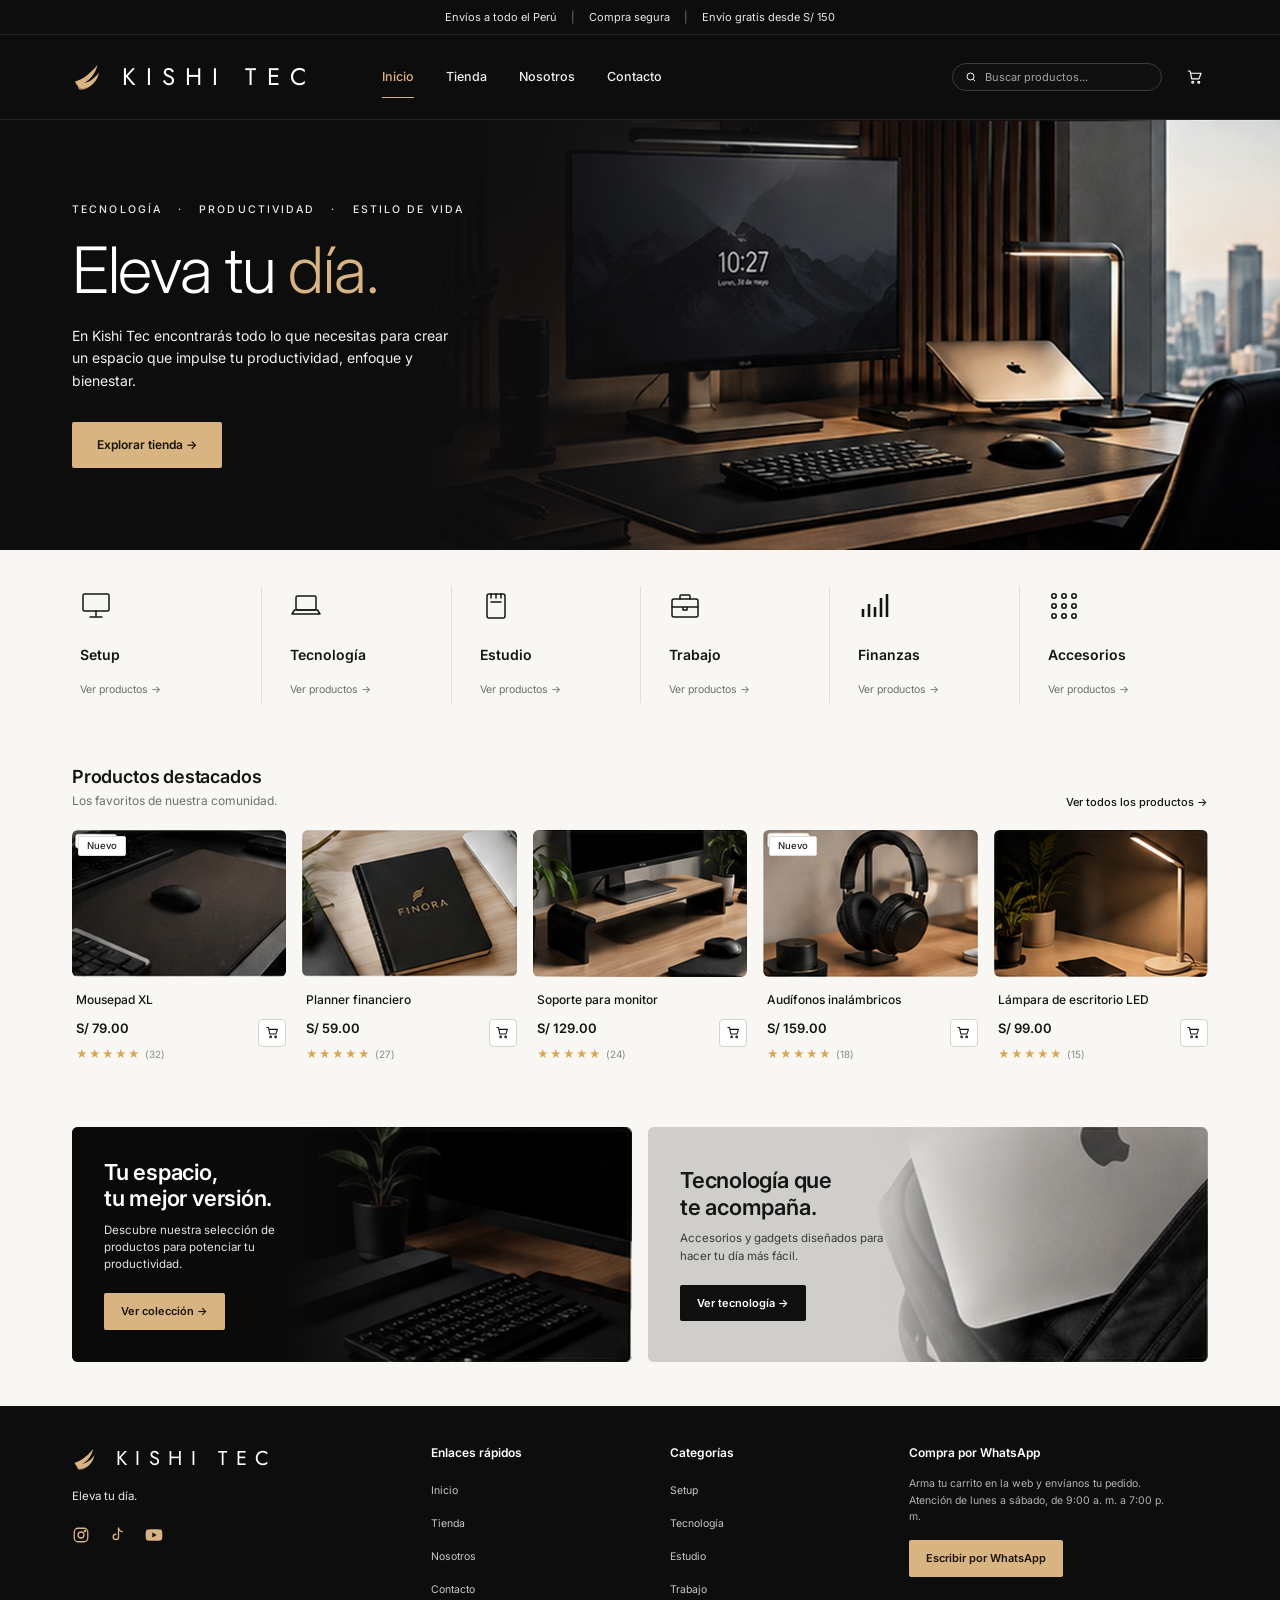
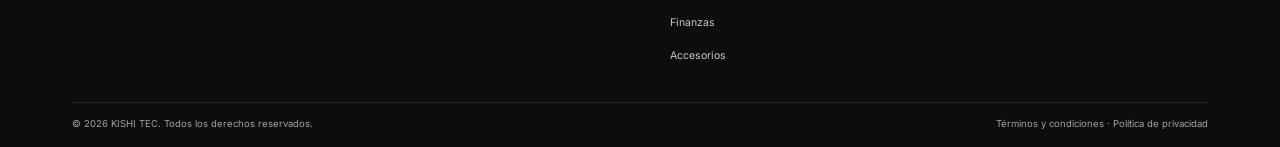
<file: index.html>
<!DOCTYPE html>
<html lang="es">
<head>
<meta charset="UTF-8">
<meta name="viewport" content="width=device-width, initial-scale=1">
<title>KISHI TEC · Eleva tu día</title>
<meta name="description" content="Productos de tecnología, productividad y estilo de vida para crear tu mejor espacio.">
<link rel="preconnect" href="https://fonts.googleapis.com">
<link rel="preconnect" href="https://fonts.gstatic.com" crossorigin>
<link href="https://fonts.googleapis.com/css2?family=Inter:wght@300;400;500;600;700&family=Jost:wght@300;400;500&display=swap" rel="stylesheet">
<link rel="stylesheet" href="css/style.css">
</head>
<body>
<div id="site-header"></div>
<main>

<section class="hero">
  <div class="wrap">
    <div class="eyebrow"><span>Tecnología</span><span>·</span><span>Productividad</span><span>·</span><span>Estilo de vida</span></div>
    <h1>Eleva tu <em>día.</em></h1>
    <p>En Kishi Tec encontrarás todo lo que necesitas para crear un espacio que impulse tu productividad, enfoque y bienestar.</p>
    <a href="tienda.html" class="btn btn-gold">Explorar tienda →</a>
  </div>
</section>

<section class="cats" aria-label="Categorías"><div class="wrap"><ul>
  <li><a href="tienda.html?cat=Setup"><svg viewBox="0 0 32 32"><rect x="3" y="4" width="26" height="17" rx="1.5"/><path d="M16 21v5M10 27h12"/></svg><h3>Setup</h3><span>Ver productos →</span></a></li>
  <li><a href="tienda.html?cat=Tecnología"><svg viewBox="0 0 32 32"><rect x="6" y="6" width="20" height="14" rx="1.5"/><path d="M2 24h28l-2.5-4h-23z"/></svg><h3>Tecnología</h3><span>Ver productos →</span></a></li>
  <li><a href="tienda.html?cat=Estudio"><svg viewBox="0 0 32 32"><rect x="7" y="4" width="18" height="24" rx="2"/><path d="M11 4v4M16 4v4M21 4v4M11 12h10"/></svg><h3>Estudio</h3><span>Ver productos →</span></a></li>
  <li><a href="tienda.html?cat=Trabajo"><svg viewBox="0 0 32 32"><rect x="3" y="9" width="26" height="18" rx="2"/><path d="M11 9V6a1 1 0 011-1h8a1 1 0 011 1v3M3 17h26M14 17v3h4v-3"/></svg><h3>Trabajo</h3><span>Ver productos →</span></a></li>
  <li><a href="tienda.html?cat=Finanzas"><svg viewBox="0 0 32 32" style="stroke-width:2.6"><path d="M5 27V19M11 27V14M17 27V17M23 27V8M29 27V4" stroke-linecap="butt"/></svg><h3>Finanzas</h3><span>Ver productos →</span></a></li>
  <li><a href="tienda.html?cat=Accesorios"><svg viewBox="0 0 32 32"><g stroke-width="1.6"><circle cx="6" cy="6" r="2.2"/><circle cx="16" cy="6" r="2.2"/><circle cx="26" cy="6" r="2.2"/><circle cx="6" cy="16" r="2.2"/><circle cx="16" cy="16" r="2.2"/><circle cx="26" cy="16" r="2.2"/><circle cx="6" cy="26" r="2.2"/><circle cx="16" cy="26" r="2.2"/><circle cx="26" cy="26" r="2.2"/></g></svg><h3>Accesorios</h3><span>Ver productos →</span></a></li>
</ul></div></section>

<section class="section" style="padding-top:26px">
  <div class="wrap">
    <div class="sec-head"><div><h2>Productos destacados</h2><p>Los favoritos de nuestra comunidad.</p></div><a href="tienda.html">Ver todos los productos →</a></div>
    <div class="grid" id="featured"></div>
  </div>
</section>

<section class="banners"><div class="wrap">
  <div class="banner b1"><h3>Tu espacio,<br>tu mejor versión.</h3><p>Descubre nuestra selección de productos para potenciar tu productividad.</p><div><a href="tienda.html?cat=Setup" class="btn btn-gold sm">Ver colección →</a></div></div>
  <div class="banner b2"><h3>Tecnología que<br>te acompaña.</h3><p>Accesorios y gadgets diseñados para hacer tu día más fácil.</p><div><a href="tienda.html?cat=Tecnología" class="btn btn-dark sm">Ver tecnología →</a></div></div>
</div></section>

</main>
<div id="site-footer"></div>
<script src="js/data.js"></script>
<script src="js/app.js"></script>
<script>
document.getElementById('featured').innerHTML = Store.list({ featured: true }).slice(0, 5).map(productCard).join('');
</script>
</body>
</html>
</file>
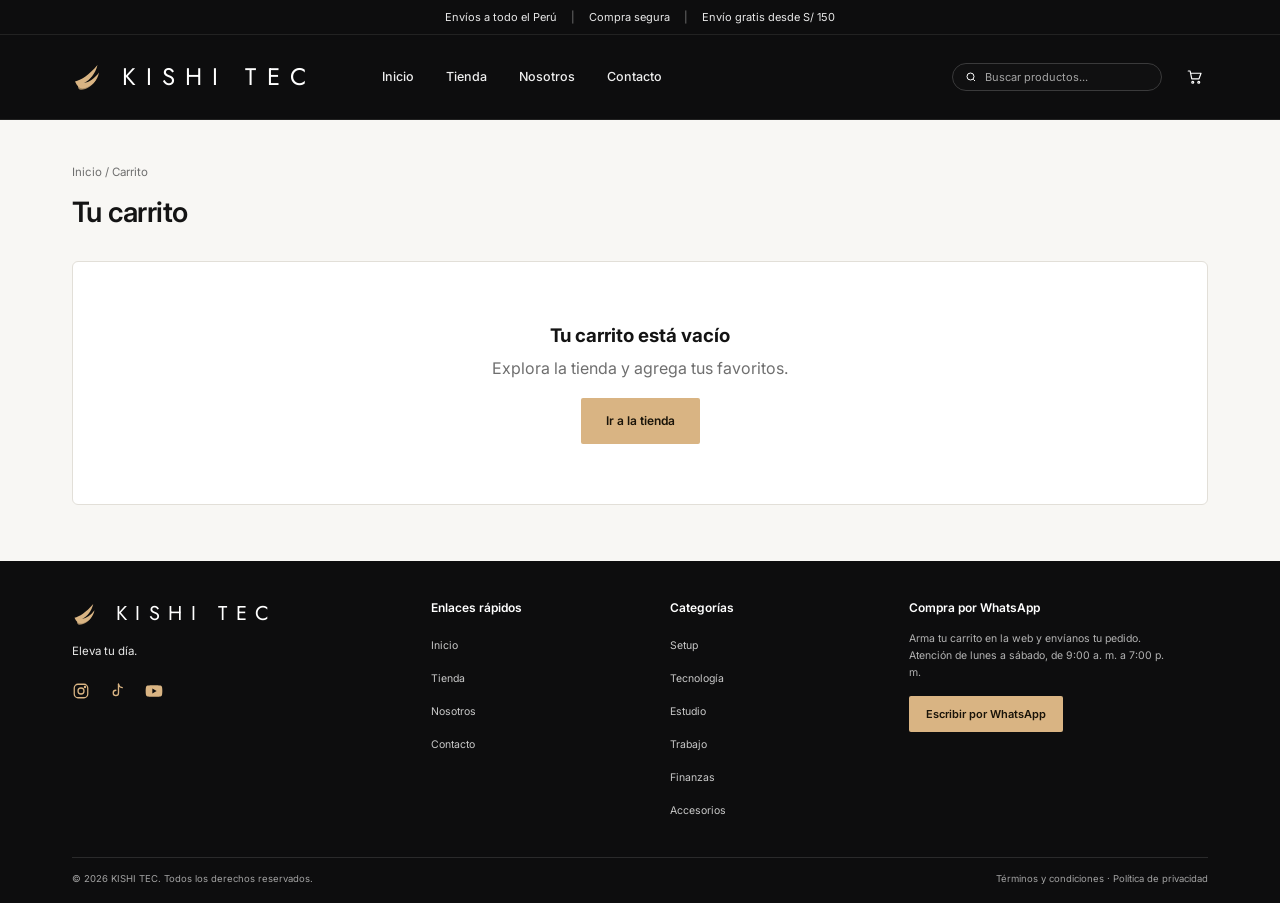
<file: carrito.html>
<!DOCTYPE html>
<html lang="es">
<head>
<meta charset="UTF-8">
<meta name="viewport" content="width=device-width, initial-scale=1">
<title>Carrito · KISHI TEC</title>
<meta name="description" content="Revisa tu carrito.">
<link rel="preconnect" href="https://fonts.googleapis.com">
<link rel="preconnect" href="https://fonts.gstatic.com" crossorigin>
<link href="https://fonts.googleapis.com/css2?family=Inter:wght@300;400;500;600;700&family=Jost:wght@300;400;500&display=swap" rel="stylesheet">
<link rel="stylesheet" href="css/style.css">
</head>
<body>
<div id="site-header"></div>
<main>

<div class="wrap"><div class="page-head"><div class="crumbs"><a href="index.html">Inicio</a> / Carrito</div><h1>Tu carrito</h1></div>
<section class="section" style="padding-top:10px"><div id="cartBox"></div></section></div>

</main>
<div id="site-footer"></div>
<script src="js/data.js"></script>
<script src="js/app.js"></script>
<script>
let metodo = 'yape';
function draw() {
  const box = document.getElementById('cartBox');
  const rows = Cart.get().map(it => ({ p: Store.get(it.id), qty: it.qty })).filter(r => r.p);
  // quitar productos que ya no existen y ajustar al stock
  Cart.save(rows.map(r => ({ id: r.p.id, qty: Math.min(r.qty, r.p.stock) })).filter(r => r.qty > 0));
  const valid = Cart.get().map(it => ({ p: Store.get(it.id), qty: it.qty }));
  if (!valid.length) { box.innerHTML = '<div class="panel empty"><h3>Tu carrito está vacío</h3><p style="margin-bottom:18px">Explora la tienda y agrega tus favoritos.</p><a class="btn btn-gold" href="tienda.html">Ir a la tienda</a></div>'; return; }
  const subtotal = valid.reduce((a, r) => a + r.p.price * r.qty, 0);
  const ship = shippingFor(subtotal);
  box.innerHTML = `<div class="two">
    <div>
      <div class="panel" style="margin-bottom:20px">${valid.map(({ p, qty }) => `
        <div class="line">
          <a href="producto.html?id=${p.id}"><img src="${esc(p.image)}" alt="${esc(p.name)}"></a>
          <div><h4>${esc(p.name)}</h4><div class="sub">${money(p.price)} c/u</div>
            <div style="margin-top:8px;display:flex;align-items:center"><div class="qty"><button data-m="${p.id}" aria-label="Menos">−</button><span>${qty}</span><button data-p="${p.id}" data-max="${Math.min(p.stock, 20)}" aria-label="Más">+</button></div><button class="rm" data-r="${p.id}">Quitar</button></div></div>
          <div class="tot">${money(p.price * qty)}</div></div>`).join('')}</div>
      <form class="panel" id="f" novalidate><h2>Datos de envío</h2>
        <div class="row2"><div class="field"><label for="name">Nombre completo</label><input id="name" required autocomplete="name"></div>
        <div class="field"><label for="phone">Teléfono / WhatsApp</label><input id="phone" required inputmode="tel" placeholder="900 999 999" autocomplete="tel"></div></div>
        <div class="field"><label for="address">Dirección</label><input id="address" required placeholder="Calle, número, referencia" autocomplete="street-address"></div>
        <div class="field"><label for="city">Ciudad</label><input id="city" required placeholder="Lima, Arequipa, Cusco…" autocomplete="address-level2"></div>
        <h2 style="margin-top:22px">Método de pago</h2>
        <label class="pay-opt"><input type="radio" name="m" value="yape" ${metodo === 'yape' ? 'checked' : ''}><span><b>Yape</b><small>Te enviamos el número por WhatsApp para que pagues.</small></span></label>
        <label class="pay-opt"><input type="radio" name="m" value="plin" ${metodo === 'plin' ? 'checked' : ''}><span><b>Plin</b><small>Te enviamos el número por WhatsApp para que pagues.</small></span></label>
        <div id="err" class="msg err" hidden></div>
      </form>
    </div>
    <aside class="panel"><h2>Resumen</h2>
      <div class="sum-row"><span>Subtotal</span><span>${money(subtotal)}</span></div>
      <div class="sum-row"><span>Envío</span><span>${ship ? money(ship) : 'Gratis'}</span></div>
      <div class="sum-row total"><span>Total</span><span>${money(subtotal + ship)}</span></div>
      ${ship ? `<p class="note">Te faltan ${money(CONFIG.envioGratisDesde - subtotal)} para envío gratis.</p>` : ''}
      <button class="btn btn-gold block" id="go" style="margin-top:18px">Enviar pedido por WhatsApp</button>
      <a class="btn btn-line block" style="margin-top:10px" href="tienda.html">Seguir comprando</a>
      <p class="note">Se abrirá WhatsApp con tu pedido listo. Confirmamos stock y te indicamos cómo pagar.</p></aside></div>`;
  const cur = id => Cart.get().find(i => i.id === id).qty;
  box.querySelectorAll('[data-m]').forEach(b => b.onclick = () => { Cart.set(+b.dataset.m, cur(+b.dataset.m) - 1); draw(); });
  box.querySelectorAll('[data-p]').forEach(b => b.onclick = () => { Cart.set(+b.dataset.p, Math.min(+b.dataset.max, cur(+b.dataset.p) + 1)); draw(); });
  box.querySelectorAll('[data-r]').forEach(b => b.onclick = () => { Cart.set(+b.dataset.r, 0); draw(); });
  box.querySelectorAll('input[name=m]').forEach(r => r.onchange = () => { metodo = r.value; });
  document.getElementById('go').onclick = () => {
    const v = id => document.getElementById(id).value.trim();
    const err = document.getElementById('err'); err.hidden = true;
    if (!v('name') || !v('phone') || !v('address') || !v('city')) { err.textContent = 'Completa tus datos de envío para continuar.'; err.hidden = false; err.scrollIntoView({ block: 'center' }); return; }
    const lineas = valid.map(({ p, qty }) => `• ${qty} × ${p.name} — ${money(p.price * qty)}`).join('\n');
    const msg = `Hola Kishi Tec, quiero hacer este pedido:\n\n${lineas}\n\nSubtotal: ${money(subtotal)}\nEnvío: ${ship ? money(ship) : 'Gratis'}\nTOTAL: ${money(subtotal + ship)}\n\nNombre: ${v('name')}\nTeléfono: ${v('phone')}\nDirección: ${v('address')}, ${v('city')}\nPago: ${metodo === 'yape' ? 'Yape' : 'Plin'}`;
    window.open(waLink(msg), '_blank');
  };
}
draw();
</script>
</body>
</html>
</file>
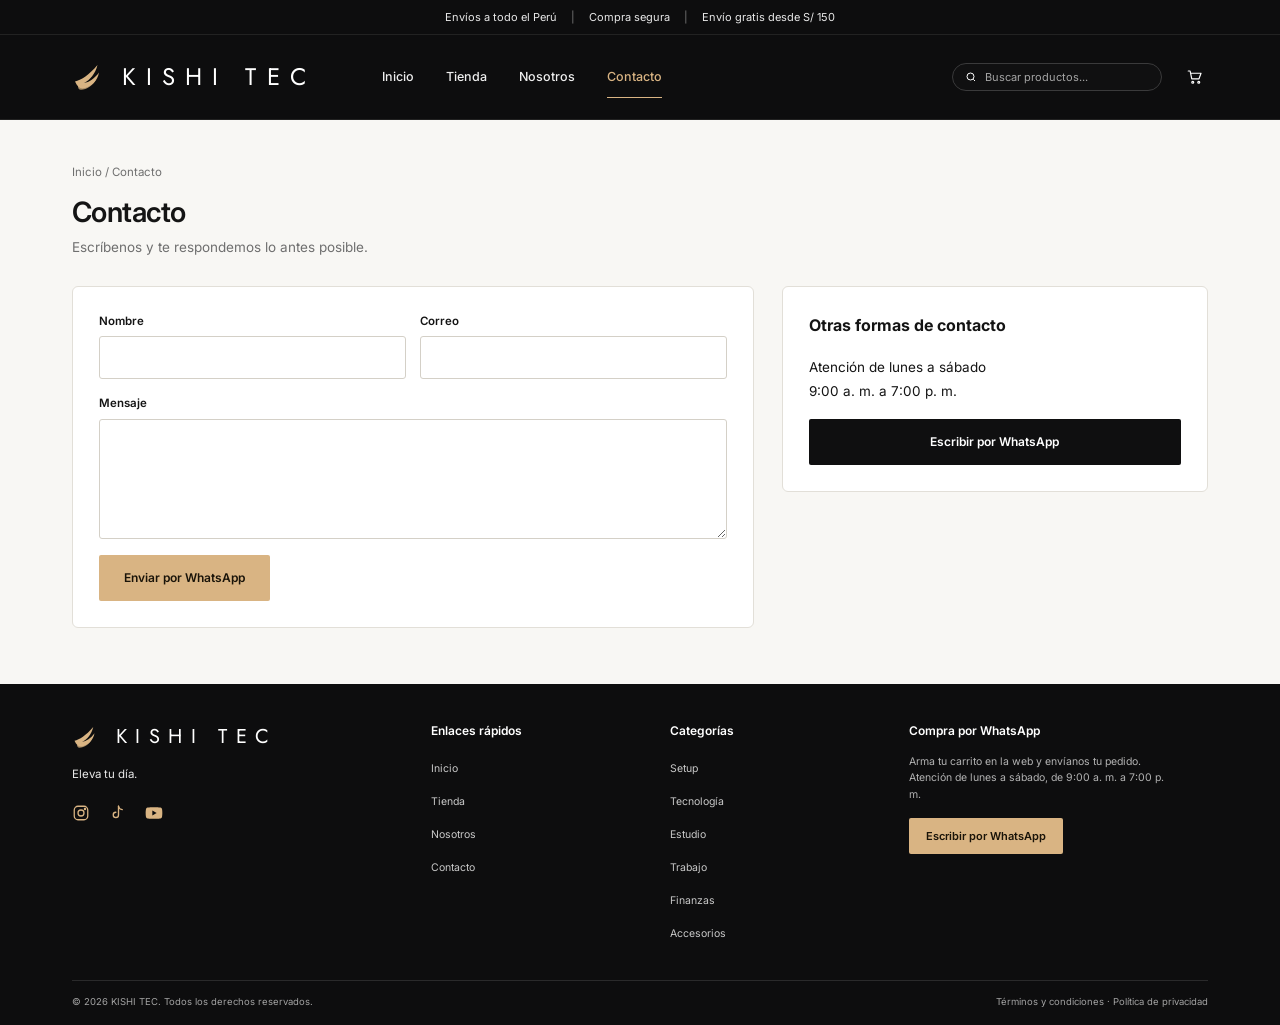
<file: contacto.html>
<!DOCTYPE html>
<html lang="es">
<head>
<meta charset="UTF-8">
<meta name="viewport" content="width=device-width, initial-scale=1">
<title>Contacto · KISHI TEC</title>
<meta name="description" content="Contáctanos.">
<link rel="preconnect" href="https://fonts.googleapis.com">
<link rel="preconnect" href="https://fonts.gstatic.com" crossorigin>
<link href="https://fonts.googleapis.com/css2?family=Inter:wght@300;400;500;600;700&family=Jost:wght@300;400;500&display=swap" rel="stylesheet">
<link rel="stylesheet" href="css/style.css">
</head>
<body>
<div id="site-header"></div>
<main>

<div class="wrap"><div class="page-head"><div class="crumbs"><a href="index.html">Inicio</a> / Contacto</div><h1>Contacto</h1><p>Escríbenos y te respondemos lo antes posible.</p></div>
<section class="section" style="padding-top:10px"><div class="two">
  <form class="panel" id="f"><div id="m" class="msg" hidden></div>
    <div class="row2"><div class="field"><label for="n">Nombre</label><input id="n" required></div><div class="field"><label for="e">Correo</label><input id="e" type="email" required></div></div>
    <div class="field"><label for="t">Mensaje</label><textarea id="t" required></textarea></div>
    <button class="btn btn-gold">Enviar por WhatsApp</button></form>
  <aside class="panel"><h2>Otras formas de contacto</h2>
    <p style="font-size:13.5px;line-height:1.8">Atención de lunes a sábado<br>9:00 a. m. a 7:00 p. m.</p>
    <a class="btn btn-dark block" id="wa" style="margin-top:16px" target="_blank" rel="noopener">Escribir por WhatsApp</a></aside></div></section></div>

</main>
<div id="site-footer"></div>
<script src="js/data.js"></script>
<script src="js/app.js"></script>
<script>
document.getElementById('wa').href = waLink('Hola Kishi Tec, quisiera más información.');
document.getElementById('f').addEventListener('submit', e => {
  e.preventDefault();
  const n = document.getElementById('n').value.trim(), c = document.getElementById('e').value.trim(), t = document.getElementById('t').value.trim();
  window.open(waLink(`Hola Kishi Tec, soy ${n} (${c}).\n\n${t}`), '_blank');
});
</script>
</body>
</html>
</file>
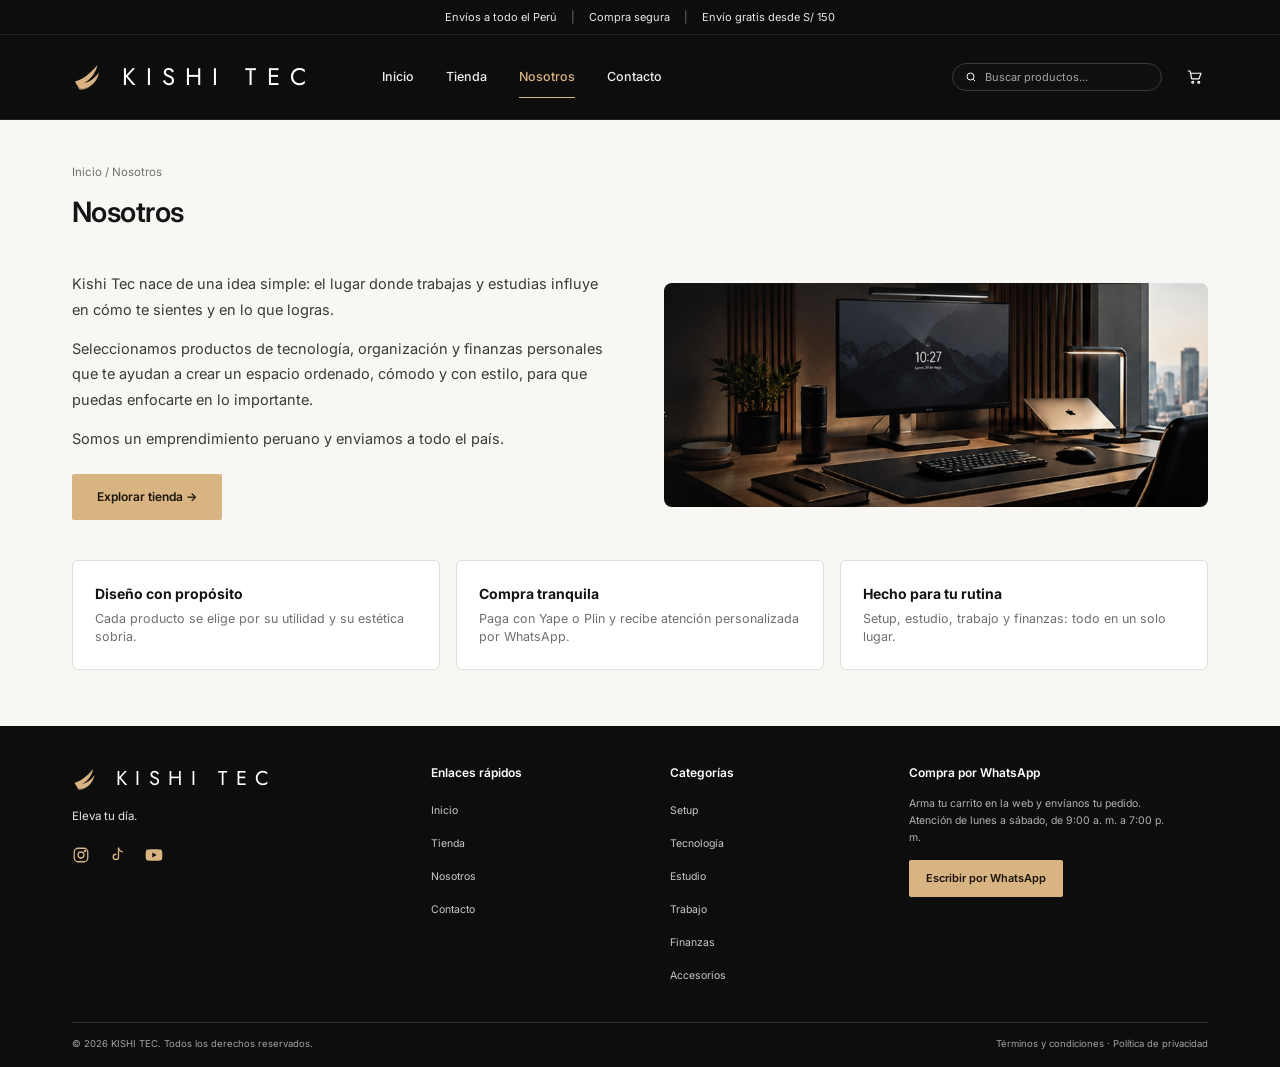
<file: nosotros.html>
<!DOCTYPE html>
<html lang="es">
<head>
<meta charset="UTF-8">
<meta name="viewport" content="width=device-width, initial-scale=1">
<title>Nosotros · KISHI TEC</title>
<meta name="description" content="Conoce Kishi Tec.">
<link rel="preconnect" href="https://fonts.googleapis.com">
<link rel="preconnect" href="https://fonts.gstatic.com" crossorigin>
<link href="https://fonts.googleapis.com/css2?family=Inter:wght@300;400;500;600;700&family=Jost:wght@300;400;500&display=swap" rel="stylesheet">
<link rel="stylesheet" href="css/style.css">
</head>
<body>
<div id="site-header"></div>
<main>

<div class="wrap"><div class="page-head"><div class="crumbs"><a href="index.html">Inicio</a> / Nosotros</div><h1>Nosotros</h1></div>
<section class="section" style="padding-top:20px"><div class="about">
  <div><p>Kishi Tec nace de una idea simple: el lugar donde trabajas y estudias influye en cómo te sientes y en lo que logras.</p>
  <p>Seleccionamos productos de tecnología, organización y finanzas personales que te ayudan a crear un espacio ordenado, cómodo y con estilo, para que puedas enfocarte en lo importante.</p>
  <p>Somos un emprendimiento peruano y enviamos a todo el país.</p>
  <a class="btn btn-gold" href="tienda.html" style="margin-top:8px">Explorar tienda →</a></div>
  <img src="img/hero.jpg" alt="Escritorio Kishi Tec" loading="lazy"></div>
  <div class="values">
    <div><h3>Diseño con propósito</h3><p>Cada producto se elige por su utilidad y su estética sobria.</p></div>
    <div><h3>Compra tranquila</h3><p>Paga con Yape o Plin y recibe atención personalizada por WhatsApp.</p></div>
    <div><h3>Hecho para tu rutina</h3><p>Setup, estudio, trabajo y finanzas: todo en un solo lugar.</p></div>
  </div></section></div>

</main>
<div id="site-footer"></div>
<script src="js/data.js"></script>
<script src="js/app.js"></script>
<script>

</script>
</body>
</html>
</file>
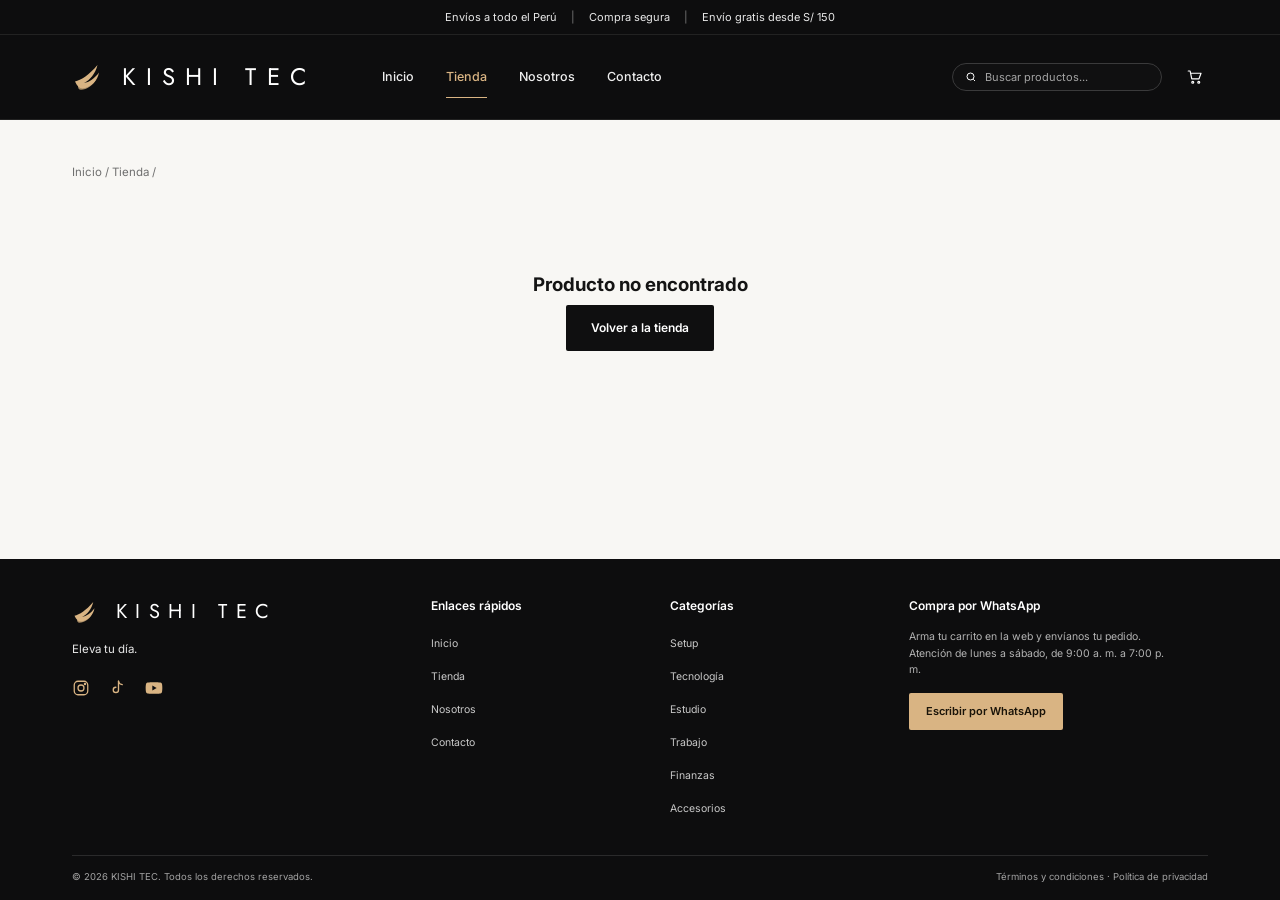
<file: producto.html>
<!DOCTYPE html>
<html lang="es">
<head>
<meta charset="UTF-8">
<meta name="viewport" content="width=device-width, initial-scale=1">
<title>Producto · KISHI TEC</title>
<meta name="description" content="Detalle del producto.">
<link rel="preconnect" href="https://fonts.googleapis.com">
<link rel="preconnect" href="https://fonts.gstatic.com" crossorigin>
<link href="https://fonts.googleapis.com/css2?family=Inter:wght@300;400;500;600;700&family=Jost:wght@300;400;500&display=swap" rel="stylesheet">
<link rel="stylesheet" href="css/style.css">
</head>
<body>
<div id="site-header"></div>
<main>

<div class="wrap"><div class="page-head" style="padding-bottom:0"><div class="crumbs"><a href="index.html">Inicio</a> / <a href="tienda.html">Tienda</a> / <span id="crumbCat"></span></div></div>
<section class="section" id="pdp"><div class="empty">Cargando…</div></section>
<div id="relatedBox" hidden><div class="sec-head"><div><h2>También te puede gustar</h2></div></div><div class="grid g4" id="related"></div><div style="height:56px"></div></div>
</div>

</main>
<div id="site-footer"></div>
<script src="js/data.js"></script>
<script src="js/app.js"></script>
<script>
const id = new URLSearchParams(location.search).get('id');
const box = document.getElementById('pdp');
const p = Store.get(id);
if (!p) {
  box.innerHTML = '<div class="empty"><h3>Producto no encontrado</h3><a class="btn btn-dark" href="tienda.html">Volver a la tienda</a></div>';
} else {
  document.title = p.name + ' · KISHI TEC';
  document.getElementById('crumbCat').innerHTML = `<a href="tienda.html?cat=${encodeURIComponent(p.category)}">${esc(p.category)}</a>`;
  let qty = 1;
  const stockTxt = p.stock <= 0 ? '<div class="stock none">Agotado</div>' : p.stock <= 5 ? `<div class="stock low">¡Últimas ${p.stock} unidades!</div>` : '<div class="stock ok">Disponible · envío en 24 a 72 h</div>';
  box.innerHTML = `<div class="pdp">
    <div class="big">${p.badge ? `<span class="tag">${esc(p.badge)}</span>` : ''}<img src="${esc(p.image)}" alt="${esc(p.name)}"></div>
    <div>
      <div style="font-size:12px;color:var(--muted)">${esc(p.category)}</div>
      <h1>${esc(p.name)}</h1>${stars(p.rating, p.reviews)}
      <div class="price">${money(p.price)}</div>
      <p class="desc">${esc(p.description)}</p>${stockTxt}
      <div class="buyrow">
        <div class="qty"><button id="minus" aria-label="Menos">−</button><span id="q">1</span><button id="plus" aria-label="Más">+</button></div>
        <button class="btn btn-gold" id="addBtn" ${p.stock <= 0 ? 'disabled' : ''}>Agregar al carrito</button>
        <button class="btn btn-dark" id="buyBtn" ${p.stock <= 0 ? 'disabled' : ''}>Comprar ahora</button>
      </div>
      <div class="perks"><span>✓ Envíos a todo el Perú</span><span>✓ Paga con Yape o Plin</span><span>✓ Envío gratis desde ${money(CONFIG.envioGratisDesde)}</span></div>
    </div></div>`;
  const q = document.getElementById('q');
  const max = Math.min(p.stock, 20);
  document.getElementById('minus').onclick = () => { qty = Math.max(1, qty - 1); q.textContent = qty; };
  document.getElementById('plus').onclick = () => { qty = Math.min(max, qty + 1); q.textContent = qty; };
  document.getElementById('addBtn').onclick = () => { Cart.add(p.id, qty, max); toast('Producto agregado al carrito'); };
  document.getElementById('buyBtn').onclick = () => { Cart.add(p.id, qty, max); location.href = 'carrito.html'; };
  const rel = Store.list({ category: p.category }).filter(x => x.id !== p.id).slice(0, 4);
  if (rel.length) { document.getElementById('related').innerHTML = rel.map(productCard).join(''); document.getElementById('relatedBox').hidden = false; }
}
</script>
</body>
</html>
</file>
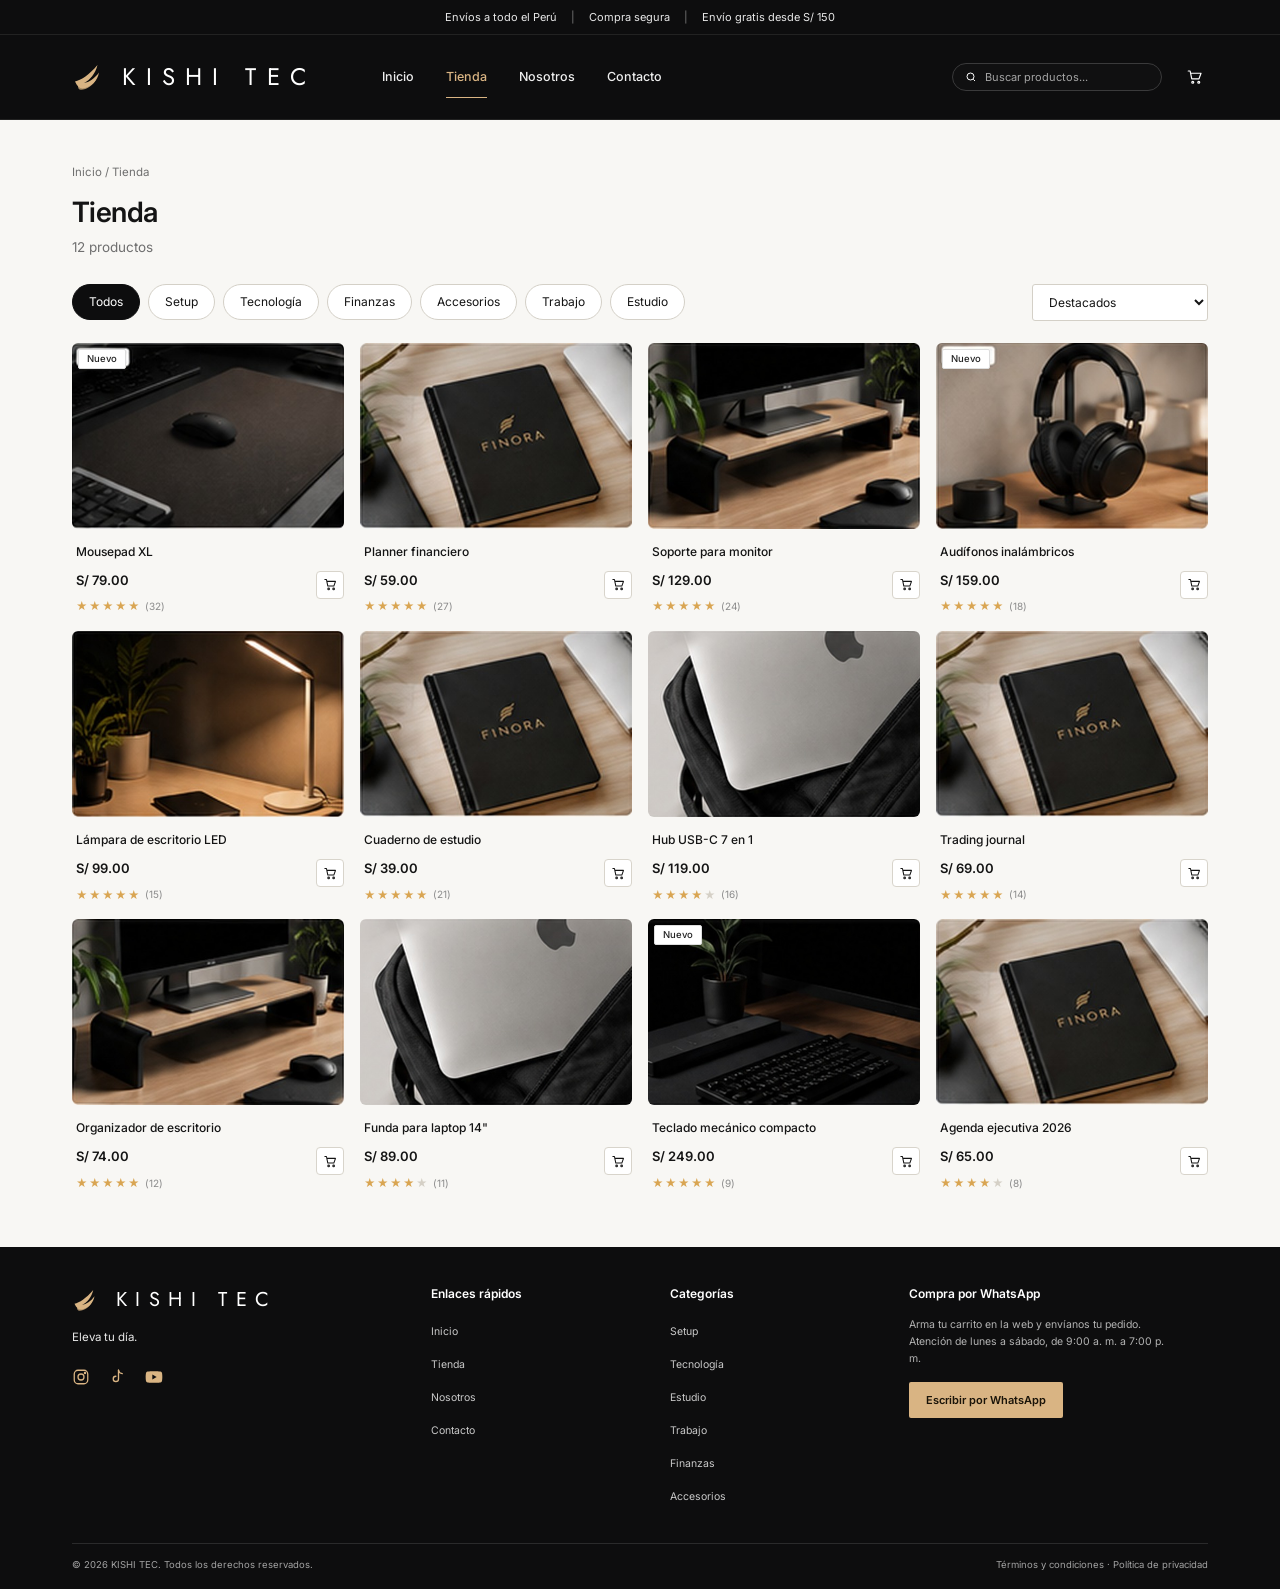
<file: tienda.html>
<!DOCTYPE html>
<html lang="es">
<head>
<meta charset="UTF-8">
<meta name="viewport" content="width=device-width, initial-scale=1">
<title>Tienda · KISHI TEC</title>
<meta name="description" content="Catálogo completo de productos Kishi Tec.">
<link rel="preconnect" href="https://fonts.googleapis.com">
<link rel="preconnect" href="https://fonts.gstatic.com" crossorigin>
<link href="https://fonts.googleapis.com/css2?family=Inter:wght@300;400;500;600;700&family=Jost:wght@300;400;500&display=swap" rel="stylesheet">
<link rel="stylesheet" href="css/style.css">
</head>
<body>
<div id="site-header"></div>
<main>

<div class="wrap">
  <div class="page-head"><div class="crumbs"><a href="index.html">Inicio</a> / Tienda</div><h1 id="title">Tienda</h1><p id="count"></p></div>
  <section class="section" style="padding-top:8px">
    <div class="toolbar">
      <div class="pills" id="pills"></div>
      <select id="sort" aria-label="Ordenar productos">
        <option value="">Destacados</option><option value="populares">Más populares</option><option value="nuevos">Más nuevos</option>
        <option value="precio_asc">Precio: menor a mayor</option><option value="precio_desc">Precio: mayor a menor</option>
      </select>
    </div>
    <div class="grid g4" id="list"></div>
  </section>
</div>

</main>
<div id="site-footer"></div>
<script src="js/data.js"></script>
<script src="js/app.js"></script>
<script>
const params = new URLSearchParams(location.search);
const state = { cat: params.get('cat') || '', q: params.get('q') || '', sort: params.get('sort') || '' };
const cats = Store.categories();
function load() {
  const items = Store.list({ category: state.cat, q: state.q, sort: state.sort });
  document.getElementById('title').textContent = state.q ? `Resultados para "${state.q}"` : (state.cat || 'Tienda');
  document.getElementById('count').textContent = items.length + (items.length === 1 ? ' producto' : ' productos');
  document.getElementById('list').innerHTML = items.length ? items.map(productCard).join('')
    : '<div class="empty" style="grid-column:1/-1"><h3>No encontramos productos</h3><p>Prueba con otra categoría o palabra.</p></div>';
}
function pills() {
  const all = [{ name: '', label: 'Todos' }, ...cats.map(c => ({ name: c, label: c }))];
  document.getElementById('pills').innerHTML = all.map(c => `<button class="pill ${c.name === state.cat ? 'on' : ''}" data-cat="${esc(c.name)}">${esc(c.label)}</button>`).join('');
}
pills();
document.getElementById('sort').value = state.sort;
document.getElementById('pills').addEventListener('click', e => {
  const b = e.target.closest('.pill'); if (!b) return;
  state.cat = b.dataset.cat; state.q = '';
  history.replaceState(null, '', state.cat ? '?cat=' + encodeURIComponent(state.cat) : location.pathname);
  pills(); load();
});
document.getElementById('sort').addEventListener('change', e => { state.sort = e.target.value; load(); });
load();
</script>
</body>
</html>
</file>
<file: css/style.css>
:root{
  --ink:#0d0d0e;--ink-2:#161617;--gold:#d9b483;--gold-2:#b98d56;
  --paper:#f8f7f4;--card:#fff;--text:#141414;--muted:#6f6f6f;--line:#e2dfd8;
  --ok:#2f7d4f;--warn:#a66a10;--bad:#b3392f;--wrap:1200px;
}
*{box-sizing:border-box;margin:0;padding:0}
html{scroll-behavior:smooth}
body{font-family:'Inter',system-ui,-apple-system,Segoe UI,Roboto,sans-serif;background:var(--paper);color:var(--text);-webkit-font-smoothing:antialiased;line-height:1.5;min-height:100vh;display:flex;flex-direction:column}
main{flex:1}
a{color:inherit;text-decoration:none}
img{display:block;max-width:100%}
button,input,select,textarea{font:inherit;color:inherit}
button{cursor:pointer;border:0;background:none}
ul{list-style:none}
:focus-visible{outline:2px solid var(--gold);outline-offset:3px}
.wrap{max-width:var(--wrap);margin:0 auto;padding:0 32px}
[hidden]{display:none!important}

/* ---------- Barra superior ---------- */
.topbar{background:var(--ink);color:#e8e8e8;font-size:11px;border-bottom:1px solid #222}
.topbar .wrap{display:flex;align-items:center;justify-content:center;height:34px;gap:14px}
.topbar span+span::before{content:"|";margin-right:14px;color:#777}

/* ---------- Header ---------- */
header.site{background:var(--ink);color:#fff;border-bottom:1px solid #222;position:sticky;top:0;z-index:30}
header.site .wrap{display:flex;align-items:center;height:84px;gap:40px}
.logo{display:flex;align-items:center;gap:14px}
.logo svg{width:36px;height:36px}
.logo b{font-family:'Jost',sans-serif;font-weight:400;font-size:24px;letter-spacing:.42em;color:#fff;margin-right:-.42em}
nav.main{display:flex;gap:32px;margin-left:36px}
nav.main a{font-size:12.5px;font-weight:500;padding:6px 0;position:relative;color:#eee}
nav.main a.active{color:var(--gold)}
nav.main a.active::after{content:"";position:absolute;left:0;right:0;bottom:-6px;height:1.5px;background:var(--gold)}
nav.main a:hover{color:var(--gold)}
.tools{margin-left:auto;display:flex;align-items:center;gap:20px}
.search{display:flex;align-items:center;gap:8px;border:1px solid #3a3a3b;border-radius:999px;height:28px;width:210px;padding:0 12px;background:#101011}
.search input{flex:1;background:none;border:0;color:#fff;font-size:11px;outline:0;min-width:0}
.search input::placeholder{color:#a5a5a5}
.icon-btn{position:relative;min-width:26px;height:26px;display:inline-grid;place-items:center;color:#fff;gap:6px}
.icon-btn:hover{color:var(--gold)}
.user-link{display:flex;align-items:center;gap:8px;font-size:11.5px;color:#eee}
.user-link:hover{color:var(--gold)}
.badge{position:absolute;top:-4px;right:-7px;min-width:14px;height:14px;border-radius:50%;background:var(--gold);color:#111;font-size:8.5px;font-weight:700;display:grid;place-items:center;padding:0 3px}
.burger{display:none}

/* ---------- Botones y formularios ---------- */
.btn{display:inline-flex;align-items:center;justify-content:center;gap:8px;font-size:12px;font-weight:600;padding:13px 24px;border-radius:2px;transition:.2s;border:1px solid transparent;text-align:center}
.btn-gold{background:var(--gold);color:#1a1409}.btn-gold:hover{background:#e6c496}
.btn-dark{background:#0f0f10;color:#fff}.btn-dark:hover{background:#000}
.btn-line{border-color:#c9c5bb;background:transparent}.btn-line:hover{border-color:#111}
.btn.sm{padding:9px 16px;font-size:11px}
.btn.block{width:100%}
.btn[disabled]{opacity:.5;cursor:not-allowed}
.field{display:flex;flex-direction:column;gap:6px;margin-bottom:16px}
.field label{font-size:11.5px;font-weight:600}
.field input,.field select,.field textarea{background:#fff;border:1px solid #d4d0c7;border-radius:3px;padding:11px 12px;font-size:13px;width:100%}
.field input:focus,.field select:focus,.field textarea:focus{outline:0;border-color:var(--gold-2);box-shadow:0 0 0 3px rgba(217,180,131,.25)}
.field textarea{min-height:120px;resize:vertical}
.row2{display:grid;grid-template-columns:1fr 1fr;gap:14px}
.msg{font-size:12.5px;padding:10px 14px;border-radius:3px;margin-bottom:16px}
.msg.err{background:#fbeceb;color:var(--bad);border:1px solid #f0c9c5}
.msg.ok{background:#e9f4ed;color:var(--ok);border:1px solid #c5e0cf}
.msg.info{background:#f6efe2;color:#6d5220;border:1px solid #e8d9b9}

/* ---------- Páginas interiores ---------- */
.page-head{padding:44px 0 18px}
.page-head h1{font-size:28px;font-weight:600;letter-spacing:-.02em}
.page-head p{color:var(--muted);font-size:13.5px;margin-top:4px}
.crumbs{font-size:11.5px;color:var(--muted);margin-bottom:10px}
.crumbs a:hover{color:var(--gold-2)}
.section{padding:20px 0 56px}
.panel{background:var(--card);border:1px solid var(--line);border-radius:6px;padding:26px}
.panel h2{font-size:16px;margin-bottom:18px}

/* ---------- Hero (inicio) ---------- */
.hero{position:relative;background:var(--ink);color:#fff;overflow:hidden;min-height:430px;display:flex;align-items:center}
.hero::before{content:"";position:absolute;inset:0;background:url(../img/hero.jpg) right center/auto 100% no-repeat}
.hero::after{content:"";position:absolute;inset:0;background:linear-gradient(90deg,var(--ink) 0%,var(--ink) 32%,rgba(13,13,14,.82) 44%,rgba(13,13,14,0) 62%)}
.hero .wrap{position:relative;z-index:2;width:100%}
.hero .eyebrow{font-size:10.5px;letter-spacing:.2em;text-transform:uppercase;color:#e9e9e9;font-weight:500;display:flex;gap:16px;margin-bottom:18px}
.hero h1{font-size:clamp(48px,6vw,64px);font-weight:300;letter-spacing:-.02em;line-height:1.05;margin-bottom:22px}
.hero h1 em{font-style:normal;color:var(--gold)}
.hero p{font-size:14px;line-height:1.6;max-width:390px;color:#f0f0f0;margin-bottom:30px}

/* ---------- Categorías ---------- */
.cats{padding:36px 0 34px}
.cats ul{display:grid;grid-template-columns:repeat(6,1fr)}
.cats li{padding:4px 28px;border-left:1px solid var(--line)}
.cats li:first-child{border-left:0;padding-left:8px}
.cats svg{width:32px;height:32px;stroke:#141414;fill:none;stroke-width:1.5;stroke-linecap:round;stroke-linejoin:round;margin-bottom:16px}
.cats h3{font-size:14px;font-weight:600;margin-bottom:10px}
.cats span{font-size:10.5px;color:var(--muted)}
.cats a:hover span{color:var(--gold-2)}

/* ---------- Productos ---------- */
.sec-head{display:flex;justify-content:space-between;align-items:flex-end;margin-bottom:20px}
.sec-head h2{font-size:18px;font-weight:600;letter-spacing:-.01em}
.sec-head p{font-size:12px;color:var(--muted);margin-top:2px}
.sec-head a{font-size:11px;font-weight:500}
.sec-head a:hover{color:var(--gold-2)}
.grid{display:grid;grid-template-columns:repeat(5,1fr);gap:16px}
.grid.g4{grid-template-columns:repeat(4,1fr)}
.card .ph{position:relative;aspect-ratio:1.46/1;border-radius:6px;overflow:hidden;background:#222;display:block}
.card .ph img{width:100%;height:100%;object-fit:cover;transition:transform .5s}
.card:hover .ph img{transform:scale(1.04)}
.tag{position:absolute;top:6px;left:6px;background:#fff;color:#222;font-size:9.5px;font-weight:500;padding:2px 8px;border-radius:2px;border:1px solid #ddd}
.tag.out{left:auto;right:6px;background:#111;color:#fff;border-color:#111}
.card h3{font-size:12px;font-weight:500;margin:14px 0 10px 4px}
.card h3 a:hover{color:var(--gold-2)}
.card .row{display:flex;justify-content:space-between;align-items:flex-start;margin-left:4px}
.price{font-size:13px;font-weight:600}
.stars{display:flex;align-items:center;gap:1px;margin-top:8px;font-size:10px;color:#8a8a8a}
.stars i{font-style:normal;color:#d5d0c6;font-size:11px}
.stars i.on{color:#d9a552}
.stars small{margin-left:4px;font-size:10px}
.add{width:28px;height:28px;border:1px solid #d8d4cb;border-radius:4px;display:grid;place-items:center;background:#fff;transition:.2s}
.add:hover{background:var(--ink);color:#fff;border-color:var(--ink)}
.add[disabled]{opacity:.35;cursor:not-allowed}
.add.done{background:var(--gold);border-color:var(--gold);color:#111}

/* ---------- Banners ---------- */
.banners{padding:8px 0 44px}
.banners .wrap{display:grid;grid-template-columns:1fr 1fr;gap:16px}
.banner{position:relative;border-radius:6px;overflow:hidden;min-height:190px;padding:32px;display:flex;flex-direction:column;justify-content:center}
.banner::before{content:"";position:absolute;inset:0;background-size:auto 100%;background-repeat:no-repeat;background-position:right center}
.banner>*{position:relative;z-index:2}
.banner h3{font-size:22px;font-weight:600;line-height:1.2;letter-spacing:-.01em;margin-bottom:10px}
.banner p{font-size:11.5px;line-height:1.5;max-width:210px;margin-bottom:20px}
.banner.b1{background:#0a0a0a;color:#fff}.banner.b1::before{background-image:url(../img/b1.jpg)}
.banner.b1::after{content:"";position:absolute;inset:0;background:linear-gradient(90deg,#0a0a0a 0%,#0a0a0a 38%,rgba(10,10,10,0) 65%);z-index:1}
.banner.b1 p{color:#e4e4e4}
.banner.b2{background:#cfcdca;color:#151515}.banner.b2::before{background-image:url(../img/b2.jpg)}
.banner.b2::after{content:"";position:absolute;inset:0;background:linear-gradient(90deg,#d0cecb 0%,#d0cecb 40%,rgba(208,206,203,0) 68%);z-index:1}
.banner.b2 p{color:#3a3a3a}

/* ---------- Tienda ---------- */
.toolbar{display:flex;gap:14px;align-items:center;justify-content:space-between;flex-wrap:wrap;margin-bottom:22px}
.pills{display:flex;gap:8px;flex-wrap:wrap}
.pill{font-size:12px;padding:8px 16px;border:1px solid #d4d0c7;border-radius:999px;background:#fff;transition:.15s}
.pill:hover{border-color:#111}
.pill.on{background:var(--ink);color:#fff;border-color:var(--ink)}
.toolbar select{padding:9px 12px;border:1px solid #d4d0c7;border-radius:3px;background:#fff;font-size:12px}
.empty{padding:60px 20px;text-align:center;color:var(--muted)}
.empty h3{color:var(--text);margin-bottom:6px}

/* ---------- Producto ---------- */
.pdp{display:grid;grid-template-columns:1.1fr 1fr;gap:48px;align-items:start}
.pdp .big{border-radius:8px;overflow:hidden;aspect-ratio:1.3/1;background:#222;position:relative}
.pdp .big img{width:100%;height:100%;object-fit:cover}
.pdp h1{font-size:30px;font-weight:600;letter-spacing:-.02em;margin:6px 0 10px}
.pdp .price{font-size:24px;font-weight:600;margin:16px 0}
.pdp .desc{color:#3a3a3a;font-size:14px;line-height:1.7;margin-bottom:20px}
.stock{font-size:12px;margin-bottom:18px}
.stock.ok{color:var(--ok)}.stock.low{color:var(--warn)}.stock.none{color:var(--bad)}
.buyrow{display:flex;gap:12px;align-items:stretch;flex-wrap:wrap}
.qty{display:inline-flex;border:1px solid #d4d0c7;border-radius:3px;background:#fff;align-items:stretch}
.qty button{width:34px;font-size:16px}.qty button:hover{background:#f0ede6}
.qty span{min-width:34px;display:grid;place-items:center;font-size:13px;font-weight:600}
.perks{margin-top:26px;padding-top:20px;border-top:1px solid var(--line);display:grid;gap:8px;font-size:12.5px;color:#444}

/* ---------- Carrito / checkout / pedido ---------- */
.two{display:grid;grid-template-columns:1.6fr 1fr;gap:28px;align-items:start}
.line{display:grid;grid-template-columns:88px 1fr auto;gap:16px;padding:16px 0;border-bottom:1px solid var(--line);align-items:center}
.line:first-child{padding-top:0}.line:last-child{border-bottom:0;padding-bottom:0}
.line img{width:88px;height:64px;object-fit:cover;border-radius:4px}
.line h4{font-size:13.5px;font-weight:600}
.line .sub{font-size:12px;color:var(--muted)}
.line .rm{font-size:11.5px;color:var(--muted);text-decoration:underline;margin-left:10px}
.line .rm:hover{color:var(--bad)}
.line .tot{font-weight:600;font-size:14px;text-align:right}
.sum-row{display:flex;justify-content:space-between;font-size:13.5px;padding:7px 0}
.sum-row.total{border-top:1px solid var(--line);margin-top:8px;padding-top:14px;font-size:16px;font-weight:700}
.note{font-size:11.5px;color:var(--muted);margin-top:10px}
.pay-opt{display:flex;gap:12px;align-items:flex-start;border:1px solid #d4d0c7;border-radius:4px;padding:14px;margin-bottom:10px;cursor:pointer;background:#fff}
.pay-opt:has(input:checked){border-color:var(--gold-2);background:#fbf6ec}
.pay-opt input{margin-top:3px;accent-color:#b98d56}
.pay-opt b{font-size:13px;display:block}.pay-opt small{color:var(--muted);font-size:11.5px}
.status{display:inline-block;font-size:11px;font-weight:600;padding:3px 10px;border-radius:999px;background:#eee;color:#444;white-space:nowrap}
.status.pendiente_pago{background:#f6efe2;color:#6d5220}
.status.por_verificar{background:#e6eefb;color:#2a4a86}
.status.pagado,.status.entregado{background:#e9f4ed;color:var(--ok)}
.status.enviado{background:#eaf2f6;color:#255a75}
.status.cancelado{background:#fbeceb;color:var(--bad)}
.paybox{border:1px dashed #cdb48a;background:#fbf6ec;border-radius:6px;padding:20px;margin-top:16px}
.paybox .big-num{font-size:26px;font-weight:700;letter-spacing:.04em;margin:6px 0}
.tabs{display:flex;gap:4px;border-bottom:1px solid var(--line);margin-bottom:22px;flex-wrap:wrap}
.tabs button{padding:11px 18px;font-size:13px;font-weight:500;color:var(--muted);border-bottom:2px solid transparent;margin-bottom:-1px}
.tabs button.on{color:var(--text);border-color:var(--gold-2);font-weight:600}
.auth{max-width:440px;margin:0 auto}
.ord{border:1px solid var(--line);border-radius:6px;padding:18px;margin-bottom:14px;background:#fff}
.ord-h{display:flex;justify-content:space-between;gap:10px;flex-wrap:wrap;align-items:center;margin-bottom:10px;font-size:13px}
.ord ul{font-size:12.5px;color:#444;display:grid;gap:3px}

/* ---------- Nosotros / contacto ---------- */
.about{display:grid;grid-template-columns:1fr 1fr;gap:48px;align-items:center}
.about p{color:#3a3a3a;font-size:14.5px;line-height:1.75;margin-bottom:14px}
.about img{border-radius:8px}
.values{display:grid;grid-template-columns:repeat(3,1fr);gap:16px;margin-top:40px}
.values div{background:#fff;border:1px solid var(--line);border-radius:6px;padding:22px}
.values h3{font-size:14px;margin-bottom:6px}.values p{font-size:12.5px;color:var(--muted)}

/* ---------- Admin ---------- */
.stats{display:grid;grid-template-columns:repeat(auto-fit,minmax(160px,1fr));gap:14px;margin-bottom:24px}
.stat{background:#fff;border:1px solid var(--line);border-radius:6px;padding:18px}
.stat b{display:block;font-size:24px;font-weight:700}.stat span{font-size:12px;color:var(--muted)}
.tbl-wrap{overflow-x:auto;background:#fff;border:1px solid var(--line);border-radius:6px}
table{width:100%;border-collapse:collapse;font-size:12.5px}
th{text-align:left;font-size:11px;color:var(--muted);font-weight:600;padding:12px 14px;border-bottom:1px solid var(--line);white-space:nowrap}
td{padding:11px 14px;border-bottom:1px solid #eeebe4;vertical-align:middle}
tr:last-child td{border-bottom:0}
td img{width:52px;height:38px;object-fit:cover;border-radius:3px}
td select{padding:6px 8px;border:1px solid #d4d0c7;border-radius:3px;font-size:12px;background:#fff}
.link{color:#8a6a35;text-decoration:underline;font-size:12px}
.modal{position:fixed;inset:0;background:rgba(0,0,0,.55);z-index:60;display:grid;place-items:center;padding:20px;overflow:auto}
.modal .box{background:#fff;border-radius:8px;padding:28px;width:100%;max-width:560px;max-height:92vh;overflow:auto}
.modal h2{font-size:18px;margin-bottom:18px}
.actions{display:flex;gap:10px;justify-content:flex-end;margin-top:8px}
.check{display:flex;gap:8px;align-items:center;font-size:12.5px;margin-bottom:16px}

/* ---------- Toast ---------- */
#toast{position:fixed;left:50%;bottom:28px;transform:translateX(-50%) translateY(20px);background:#111;color:#fff;padding:12px 20px;border-radius:4px;font-size:13px;opacity:0;pointer-events:none;transition:.25s;z-index:99;border-left:3px solid var(--gold)}
#toast.show{opacity:1;transform:translateX(-50%) translateY(0)}

/* ---------- Footer ---------- */
footer.site{background:var(--ink);color:#e8e8e8;padding:38px 0 0;margin-top:auto}
.foot{display:grid;grid-template-columns:1.6fr 1fr 1fr 1.5fr;gap:40px;padding-bottom:28px}
.foot .logo b{font-size:20px}.foot .logo svg{width:30px;height:30px}
.foot .lema{font-size:11.5px;margin:14px 0 20px}
.social{display:flex;gap:18px}.social a{color:var(--gold);display:grid;place-items:center}.social a:hover{color:#fff}
footer h4{font-size:12px;font-weight:600;margin-bottom:14px;color:#fff}
footer li{margin-bottom:9px}
footer li a{font-size:10.5px;color:#c9c9c9}footer li a:hover{color:var(--gold)}
.news p{font-size:10.5px;color:#b3b3b3;line-height:1.6;margin-bottom:14px;max-width:260px}
.news form{display:flex;gap:6px}
.news input{flex:1;min-width:0;height:26px;background:#141415;border:1px solid #38383a;border-radius:2px;color:#fff;font-size:10.5px;padding:0 10px}
.news button{width:26px;height:26px;background:var(--gold);color:#111;border-radius:2px;display:grid;place-items:center}
.legal{border-top:1px solid #2a2a2b;display:flex;justify-content:space-between;padding:14px 0 16px;font-size:9.5px;color:#a3a3a3;gap:10px;flex-wrap:wrap}

/* ---------- Responsive ---------- */
@media (max-width:1100px){
  .grid,.grid.g4{grid-template-columns:repeat(3,1fr)}
  .cats ul{grid-template-columns:repeat(3,1fr);row-gap:26px}
  .cats li:nth-child(4){border-left:0;padding-left:8px}
  .foot{grid-template-columns:1fr 1fr}
  .search{width:150px}
}
@media (max-width:860px){
  .wrap{padding:0 20px}
  header.site .wrap{height:68px;gap:14px}
  .burger{display:inline-grid}
  nav.main{display:none;position:absolute;top:68px;left:0;right:0;background:var(--ink);flex-direction:column;gap:0;margin:0;padding:8px 20px 20px;border-bottom:1px solid #222}
  nav.main.open{display:flex}
  nav.main a{padding:14px 0;border-bottom:1px solid #1e1e1f}
  nav.main a.active::after{display:none}
  .search,.user-name{display:none}
  .tools{gap:16px}
  .logo b{font-size:18px}.logo svg{width:28px;height:28px}
  .hero{min-height:520px;align-items:flex-start;padding-top:46px}
  .hero::before{background-position:center bottom;background-size:auto 55%}
  .hero::after{background:linear-gradient(180deg,var(--ink) 0%,var(--ink) 48%,rgba(13,13,14,.2) 78%,rgba(13,13,14,0) 100%)}
  .hero .eyebrow{flex-wrap:wrap;gap:6px 14px;font-size:9.5px}
  .banners .wrap{grid-template-columns:1fr}
  .topbar span:nth-child(n+2){display:none}
  .pdp,.two,.about{grid-template-columns:1fr;gap:26px}
  .values{grid-template-columns:1fr}
}
@media (max-width:560px){
  .grid,.grid.g4{grid-template-columns:repeat(2,1fr);gap:12px}
  .cats ul{grid-template-columns:repeat(2,1fr)}
  .cats li,.cats li:nth-child(4){border-left:0;padding-left:8px}
  .foot{grid-template-columns:1fr}
  .row2{grid-template-columns:1fr}
  .sec-head{flex-direction:column;align-items:flex-start;gap:10px}
  .line{grid-template-columns:70px 1fr}.line img{width:70px;height:54px}.line .tot{grid-column:2;text-align:left}
}
@media (prefers-reduced-motion:reduce){*{transition:none!important;scroll-behavior:auto!important}}
</file>
